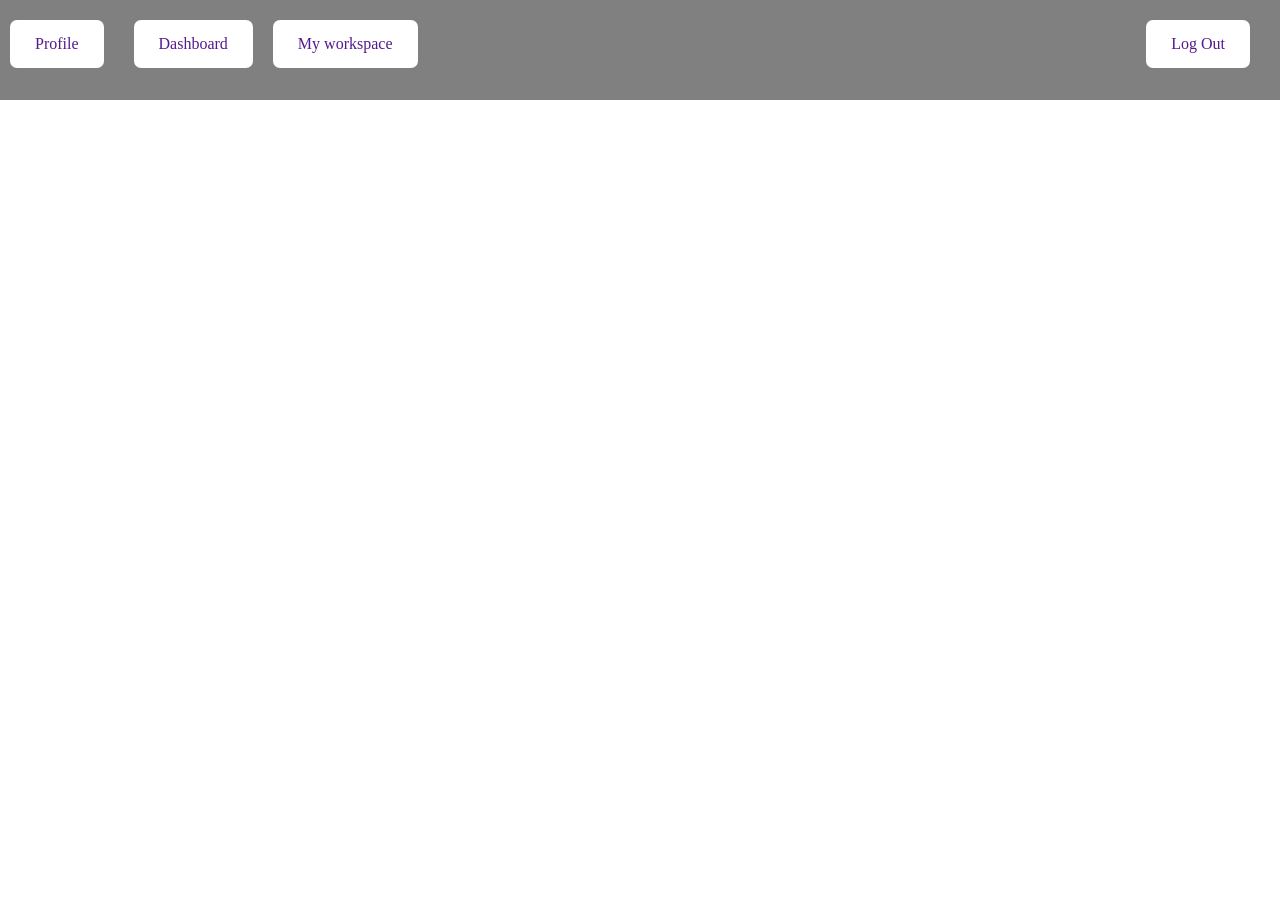
<file: index.html>
<!DOCTYPE html>
<html lang="en">
<head>
    <meta charset="UTF-8">
    <link rel="stylesheet" href="style.css">
    <meta name="viewport" content="width=device-width, initial-scale=1.0">
    <title>Document</title>
</head>
<body>
    <div class="navbar">
        <div class="inner-nav1">
            <label class="container">
            <a href="" class="profile">Profile</a>
            </label>
            <label class="container">
            <a href="" class="dashboard">Dashboard</a>
            </label>
             <label class="container">
            <a href="" class="workspace">My workspace</a>
            </label>


        </div>
        <div class="inner-nav2">
            <label class="container">
               <a href="" class="logout">Log Out</a>
            </label>

        </div>
    </div>
    <div class="main">

    </div>
    <div class="footer">

    </div>
</body>
</html>
</file>
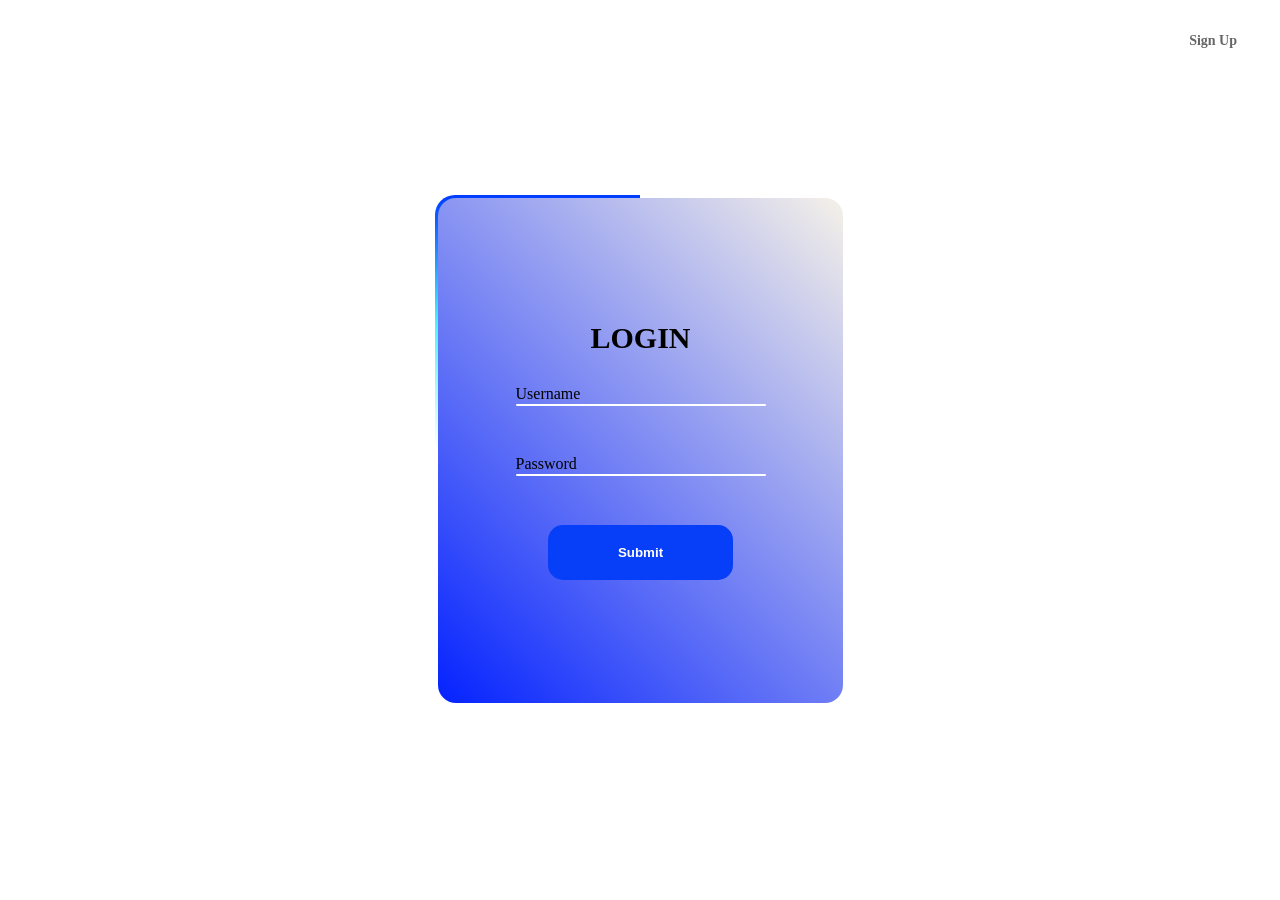
<file: login.html>
<!DOCTYPE html>
<html lang="en">
<head>
    <link rel="stylesheet" href="signupstyle.css">
    <meta charset="UTF-8">
    <meta name="viewport" content="width=device-width, initial-scale=1.0">
    <title>Document</title>
</head>
<body>
   <video autoplay muted loop playsinline class="back-video" id="myvideo">
    <source src="backgroundvid.mp4" type="video/mp4">
    Your browser does not support HTML5 video.
  </video>

  <a href="signup.html" class="link">Sign Up</a>


    <div class="out">
        
    <form id="inner_box">
        <h2>LOGIN</h2>
        <label class="input-container">
           <span class="i">Username</span>
           <input type="text" class="item" id="username" required>
        </label>
        <label class="input-container">
           <span class="i">Password</span>
           <input type="password" class="item" id="password" required>
       </label>
           <input type="submit" class="submit" value="Submit">
    </label>
    </form>
    </div>
    <script>document.getElementById("myvideo").playbackRate = 0.5;</script>
</body>
</html>
</file>
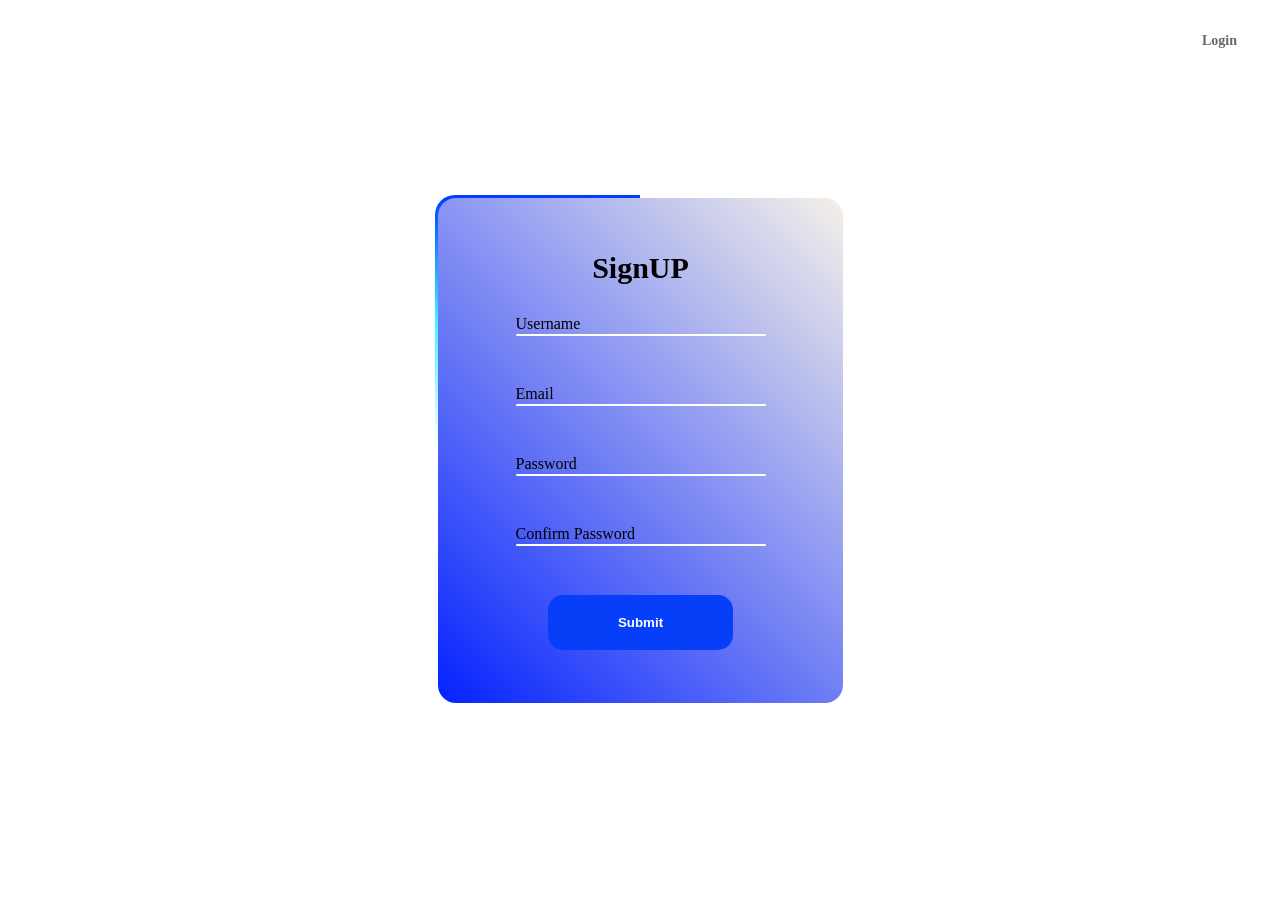
<file: signup.html>
<!DOCTYPE html>
<html lang="en">
<head>
    <link rel="stylesheet" href="signupstyle.css">
    <meta charset="UTF-8">
    <meta name="viewport" content="width=device-width, initial-scale=1.0">
    <title>Document</title>
</head>
<body>
   <video autoplay muted loop playsinline class="back-video" id="myvideo">
    <source src="backgroundvid.mp4" type="video/mp4">
    Your browser does not support HTML5 video.
  </video>

  <a href="login.html" class="link">Login</a>


    <div class="out" id="signup-view">
    <form id="inner_box">
        <h2>SignUP</h2>
        <label class="input-container">
           <span class="i">Username</span>
           <input type="text" class="item" id="username" required>
        </label>
        <label class="input-container">
           <span class="i">Email</span>
           <input type="text" class="item" id="email" required>
        </label>
        <label class="input-container">
           <span class="i">Password</span>
           <input type="password" class="item" id="password" required>
       </label>
        <label class="input-container">
           <span class="i">Confirm Password</span>
           <input type="password" class="item" id="confirmPassword" required>
        </label>
           <input type="submit" class="submit" value="Submit">
    </label>
    </form>
    </div>

    <div class="out-plain" id="otp-view" style="display: none;">
      <form id="otp_box">
        <h2>Verify Email</h2>
        <p id="otp-msg" style="color:white; font-size:13px; text-align:center;"></p>
        <label class="input-container">
           <span class="i">Enter OTP</span>
           <input type="text" class="item" id="otpInput" required>
        </label>
        <input type="submit" class="submit" value="Verify">
      </form>
    </div>
    <script src="script.js"></script>
</body>
</html>
</file>
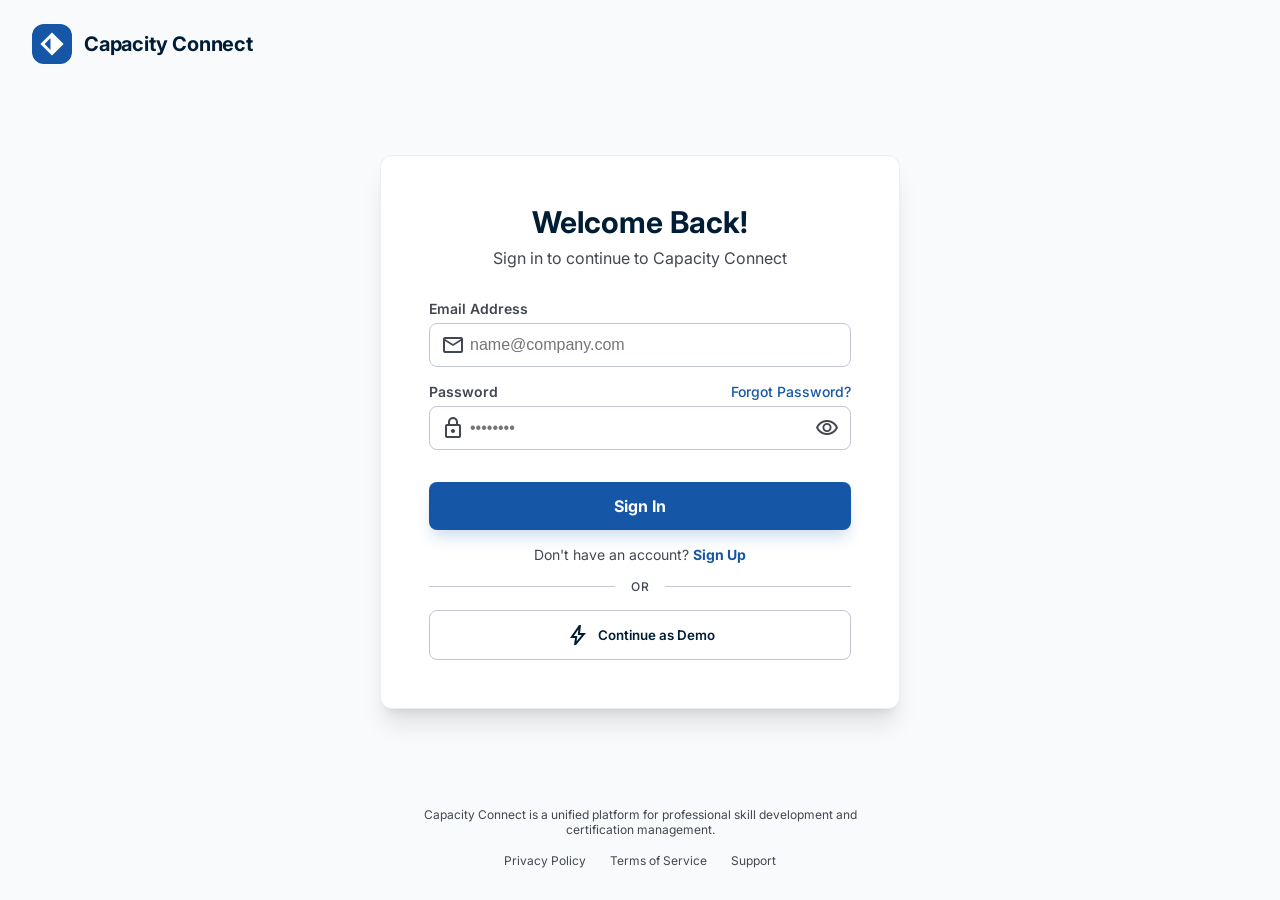
<file: src/frontend/login/login.html>
<!doctype html>

<html lang="en">
  <head>
    <meta charset="utf-8" />
    <meta content="width=device-width, initial-scale=1.0" name="viewport" />
    <title>Login | Capacity Connect</title>
    <link
      href="https://fonts.googleapis.com/css2?family=Inter:wght@400;500;600;700&amp;display=swap"
      rel="stylesheet"
    />
    <link
      href="https://fonts.googleapis.com/css2?family=Material+Symbols+Outlined:opsz,wght,FILL,GRAD@20..48,100..700,0..1,-50..200&amp;display=swap"
      rel="stylesheet"
    />
    <link rel="stylesheet" href="styles.css" />
  </head>
  <body>
    <!-- Header / Brand Section -->
    <header class="site-header">
      <div class="brand">
        <div class="brand-icon">
          <svg
            fill="none"
            viewbox="0 0 48 48"
            xmlns="http://www.w3.org/2000/svg"
          >
            <g clip-path="url(#clip0_6_330)">
              <path
                clip-rule="evenodd"
                d="M24 0.757355L47.2426 24L24 47.2426L0.757355 24L24 0.757355ZM21 35.7574V12.2426L9.24264 24L21 35.7574Z"
                fill="currentColor"
                fill-rule="evenodd"
              ></path>
            </g>
            <defs>
              <clippath id="clip0_6_330">
                <rect fill="white" height="48" width="48"></rect>
              </clippath>
            </defs>
          </svg>
        </div>
        <h2 class="brand-title">Capacity Connect</h2>
      </div>
    </header>

    <main class="auth-main">
      <!-- Auth Card -->
      <div class="auth-card">
        <div class="auth-card-inner">
          <div class="auth-header">
            <h1 class="auth-title">Welcome Back!</h1>
            <p class="auth-subtitle">Sign in to continue to Capacity Connect</p>
          </div>

          <form id="login-form">
            <!-- Role Selection
            <div>
              <span class="role-select-label">Select your role</span>
              <div class="role-grid">
                <!Trainee
                <label class="role-card">
                  <input checked="" class="sr-only" name="role" type="radio" value="trainee" />
                  <div class="role-card-content">
                    <span class="material-symbols-outlined role-icon" data-icon="school">school</span>
                    <h3 class="role-title">Trainee</h3>
                    <p class="role-desc">Learn and develop skills</p>
                  </div>
                </label>
                <! Trainer -->
                <!-- <label class="role-card">
                  <input class="sr-only" name="role" type="radio" value="trainer" />
                  <div class="role-card-content">
                    <span class="material-symbols-outlined role-icon" data-icon="supervisor_account">supervisor_account</span>
                    <h3 class="role-title">Trainer</h3>
                    <p class="role-desc">Teach and manage courses</p>
                  </div>
                </label> -->
                <!-- Admin -->
                <!-- <label class="role-card">
                <input class="sr-only" name="role" type="radio" value="admin"/>
                <div class="role-card-content">
                <span class="material-symbols-outlined role-icon" data-icon="settings">settings</span>
                <h3 class="role-title">Admin</h3>
                <p class="role-desc">Manage the platform</p>
                </div>
                </label> -->
              <!-- </div>
            </div> --> 

            <!-- Input Fields -->
            <div class="field-group">
              <div class="field">
                <label class="field-label" for="email">Email Address</label>
                <div class="input-wrapper">
                  <div class="input-icon-left">
                    <span class="material-symbols-outlined" data-icon="mail">mail</span>
                  </div>
                  <input
                    class="text-input"
                    id="email"
                    placeholder="name@company.com"
                    required=""
                    type="email"
                  />
                </div>
              </div>

              <div class="field">
                <div class="field-header">
                  <label class="field-label" for="password">Password</label>
                  <a class="forgot-link" href="#">Forgot Password?</a>
                </div>
                <div class="input-wrapper">
                  <div class="input-icon-left">
                    <span class="material-symbols-outlined" data-icon="lock">lock</span>
                  </div>
                  <input
                    class="text-input has-toggle"
                    id="password"
                    placeholder="••••••••"
                    required=""
                    type="password"
                  />
                  <button class="toggle-password" type="button">
                    <span class="material-symbols-outlined" data-icon="visibility">visibility</span>
                  </button>
                </div>
              </div>
            </div>

            <!-- Actions -->
            <div class="actions">
              <button class="btn-primary" type="submit">Sign In</button>

              <div class="signup-row">
                <p class="signup-text">
                  Don't have an account?
                  <a class="signup-link" href="../signup/signup.html">Sign Up</a>
                </p>

                <div class="divider">
                  <div class="divider-line"></div>
                  <span class="divider-text">or</span>
                  <div class="divider-line"></div>
                </div>

                <button class="btn-secondary" type="button">
                  <span class="material-symbols-outlined" data-icon="bolt">bolt</span>
                  Continue as Demo
                </button>
              </div>
            </div>
          </form>
        </div>
      </div>
    </main>

    <!-- Footer -->
    <footer class="site-footer">
      <p class="footer-text">
        Capacity Connect is a unified platform for professional skill
        development and certification management.
      </p>
      <div class="footer-links">
        <a href="#">Privacy Policy</a>
        <a href="#">Terms of Service</a>
        <a href="#">Support</a>
      </div>
    </footer>

    <script src="loginscript.js">
      // Role selection UI parity
      const roleInputs = document.querySelectorAll('input[name="role"]');
      roleInputs.forEach((input) => {
        input.addEventListener("change", (e) => {
          if (e.target.checked) {
            // no-op: styling handled purely via :checked + .role-card-content in CSS
          }
        });
      });

      // Demo form submission
      document.getElementById("login-form").addEventListener("submit", (e) => {
        e.preventDefault();
        const btn = e.target.querySelector('button[type="submit"]');
        const originalText = btn.innerHTML;
        btn.innerHTML =
          '<span class="material-symbols-outlined animate-spin" data-icon="progress_activity">progress_activity</span> Signing in...';
        btn.disabled = true;

        setTimeout(() => {
          btn.innerHTML = originalText;
          btn.disabled = false;
          alert("Sign in logic would trigger here.");
        }, 1500);
      });
    </script>
  </body>
</html>
</file>
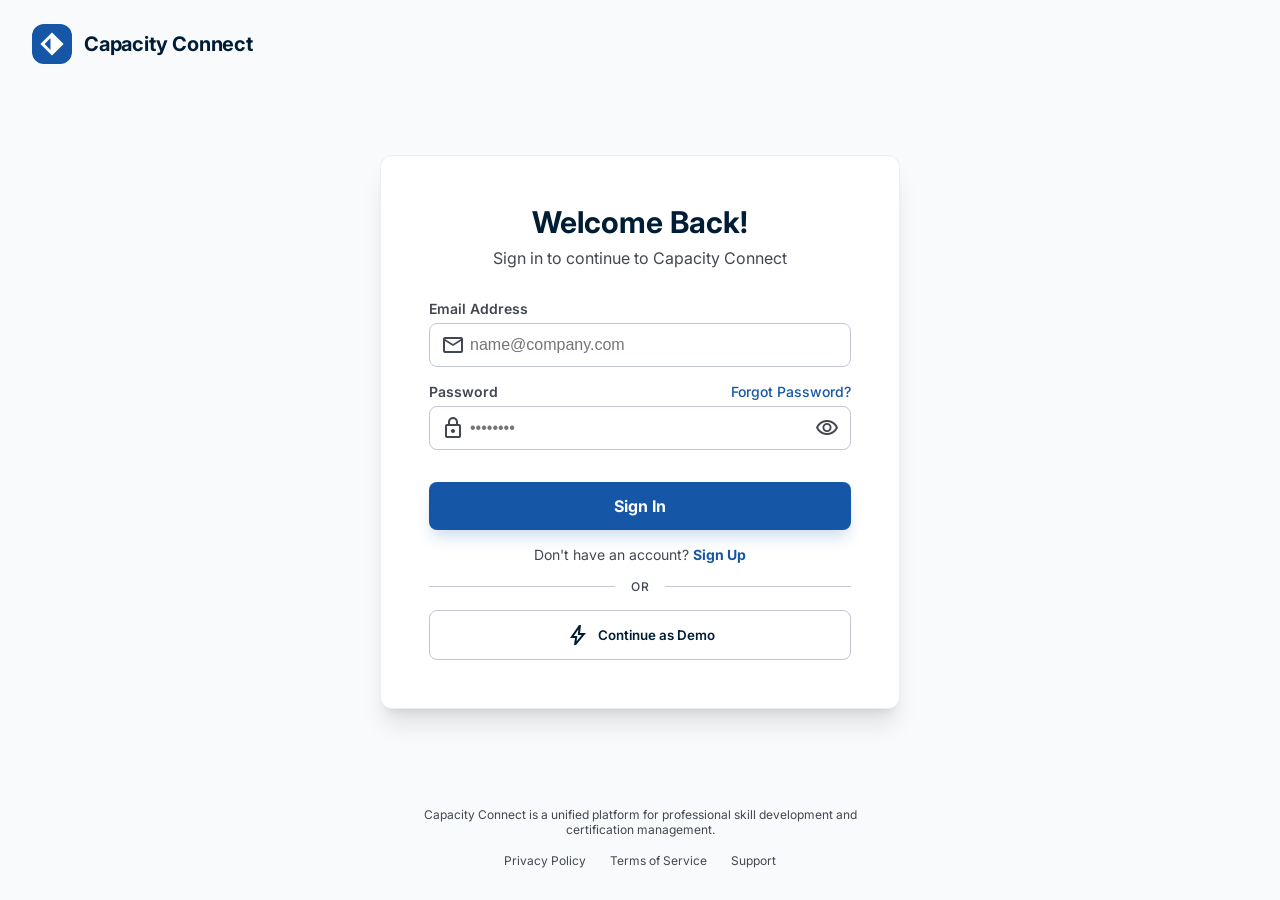
<file: src/frontend/signup-login/login.html>
<!doctype html>

<html lang="en">
  <head>
    <meta charset="utf-8" />
    <meta content="width=device-width, initial-scale=1.0" name="viewport" />
    <title>Login | Capacity Connect</title>
    <link
      href="https://fonts.googleapis.com/css2?family=Inter:wght@400;500;600;700&amp;display=swap"
      rel="stylesheet"
    />
    <link
      href="https://fonts.googleapis.com/css2?family=Material+Symbols+Outlined:opsz,wght,FILL,GRAD@20..48,100..700,0..1,-50..200&amp;display=swap"
      rel="stylesheet"
    />
    <link rel="stylesheet" href="styles.css" />
  </head>
  <body>
    <!-- Header / Brand Section -->
    <header class="site-header">
      <div class="brand">
        <div class="brand-icon">
          <svg
            fill="none"
            viewbox="0 0 48 48"
            xmlns="http://www.w3.org/2000/svg"
          >
            <g clip-path="url(#clip0_6_330)">
              <path
                clip-rule="evenodd"
                d="M24 0.757355L47.2426 24L24 47.2426L0.757355 24L24 0.757355ZM21 35.7574V12.2426L9.24264 24L21 35.7574Z"
                fill="currentColor"
                fill-rule="evenodd"
              ></path>
            </g>
            <defs>
              <clippath id="clip0_6_330">
                <rect fill="white" height="48" width="48"></rect>
              </clippath>
            </defs>
          </svg>
        </div>
        <h2 class="brand-title">Capacity Connect</h2>
      </div>
    </header>

    <main class="auth-main">
      <!-- Auth Card -->
      <div class="auth-card">
        <div class="auth-card-inner">
          <div class="auth-header">
            <h1 class="auth-title">Welcome Back!</h1>
            <p class="auth-subtitle">Sign in to continue to Capacity Connect</p>
          </div>

          <form id="login-form">
            <!-- Role Selection
            <div>
              <span class="role-select-label">Select your role</span>
              <div class="role-grid">
                <!Trainee
                <label class="role-card">
                  <input checked="" class="sr-only" name="role" type="radio" value="trainee" />
                  <div class="role-card-content">
                    <span class="material-symbols-outlined role-icon" data-icon="school">school</span>
                    <h3 class="role-title">Trainee</h3>
                    <p class="role-desc">Learn and develop skills</p>
                  </div>
                </label>
                <! Trainer -->
                <!-- <label class="role-card">
                  <input class="sr-only" name="role" type="radio" value="trainer" />
                  <div class="role-card-content">
                    <span class="material-symbols-outlined role-icon" data-icon="supervisor_account">supervisor_account</span>
                    <h3 class="role-title">Trainer</h3>
                    <p class="role-desc">Teach and manage courses</p>
                  </div>
                </label> -->
                <!-- Admin -->
                <!-- <label class="role-card">
                <input class="sr-only" name="role" type="radio" value="admin"/>
                <div class="role-card-content">
                <span class="material-symbols-outlined role-icon" data-icon="settings">settings</span>
                <h3 class="role-title">Admin</h3>
                <p class="role-desc">Manage the platform</p>
                </div>
                </label> -->
              <!-- </div>
            </div> --> 

            <!-- Input Fields -->
            <div class="field-group">
              <div class="field">
                <label class="field-label" for="email">Email Address</label>
                <div class="input-wrapper">
                  <div class="input-icon-left">
                    <span class="material-symbols-outlined" data-icon="mail">mail</span>
                  </div>
                  <input
                    class="text-input"
                    id="email"
                    placeholder="name@company.com"
                    required=""
                    type="email"
                  />
                </div>
              </div>

              <div class="field">
                <div class="field-header">
                  <label class="field-label" for="password">Password</label>
                  <a class="forgot-link" href="#">Forgot Password?</a>
                </div>
                <div class="input-wrapper">
                  <div class="input-icon-left">
                    <span class="material-symbols-outlined" data-icon="lock">lock</span>
                  </div>
                  <input
                    class="text-input has-toggle"
                    id="password"
                    placeholder="••••••••"
                    required=""
                    type="password"
                  />
                  <button class="toggle-password" type="button">
                    <span class="material-symbols-outlined" data-icon="visibility">visibility</span>
                  </button>
                </div>
              </div>
            </div>

            <!-- Actions -->
            <div class="actions">
              <button class="btn-primary" type="submit">Sign In</button>

              <div class="signup-row">
                <p class="signup-text">
                  Don't have an account?
                  <a class="signup-link" href="signup.html">Sign Up</a>
                </p>

                <div class="divider">
                  <div class="divider-line"></div>
                  <span class="divider-text">or</span>
                  <div class="divider-line"></div>
                </div>

                <button class="btn-secondary" type="button">
                  <span class="material-symbols-outlined" data-icon="bolt">bolt</span>
                  Continue as Demo
                </button>
              </div>
            </div>
          </form>
        </div>
      </div>
    </main>

    <!-- Footer -->
    <footer class="site-footer">
      <p class="footer-text">
        Capacity Connect is a unified platform for professional skill
        development and certification management.
      </p>
      <div class="footer-links">
        <a href="#">Privacy Policy</a>
        <a href="#">Terms of Service</a>
        <a href="#">Support</a>
      </div>
    </footer>

    <script src="loginscript.js">
      // Role selection UI parity
      const roleInputs = document.querySelectorAll('input[name="role"]');
      roleInputs.forEach((input) => {
        input.addEventListener("change", (e) => {
          if (e.target.checked) {
            // no-op: styling handled purely via :checked + .role-card-content in CSS
          }
        });
      });

      // Demo form submission
      document.getElementById("login-form").addEventListener("submit", (e) => {
        e.preventDefault();
        const btn = e.target.querySelector('button[type="submit"]');
        const originalText = btn.innerHTML;
        btn.innerHTML =
          '<span class="material-symbols-outlined animate-spin" data-icon="progress_activity">progress_activity</span> Signing in...';
        btn.disabled = true;

        setTimeout(() => {
          btn.innerHTML = originalText;
          btn.disabled = false;
          alert("Sign in logic would trigger here.");
        }, 1500);
      });
    </script>
  </body>
</html>
</file>
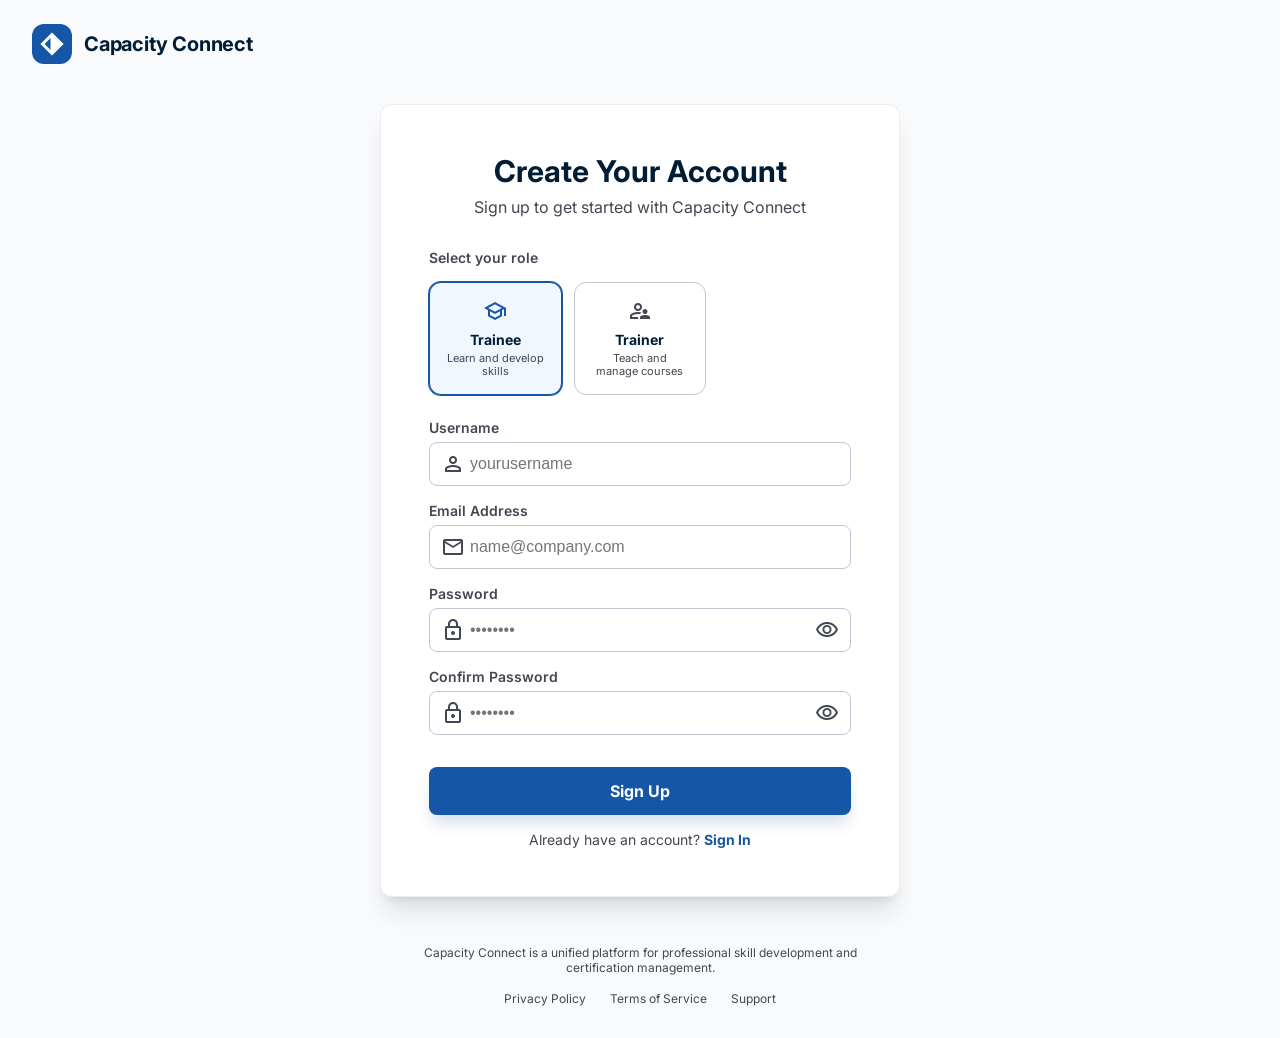
<file: src/frontend/signup-login/signup.html>
<!doctype html>
<html lang="en">
  <head>
    <meta charset="utf-8" />
    <meta content="width=device-width, initial-scale=1.0" name="viewport" />
    <title>Sign Up | Capacity Connect</title>
    <link
      href="https://fonts.googleapis.com/css2?family=Inter:wght@400;500;600;700&amp;display=swap"
      rel="stylesheet"
    />
    <link
      href="https://fonts.googleapis.com/css2?family=Material+Symbols+Outlined:opsz,wght,FILL,GRAD@20..48,100..700,0..1,-50..200&amp;display=swap"
      rel="stylesheet"
    />
    <link rel="stylesheet" href="styles.css" />
  </head>
  <body>
    <!-- Header / Brand Section -->
    <header class="site-header">
      <div class="brand">
        <div class="brand-icon">
          <svg fill="none" viewbox="0 0 48 48" xmlns="http://www.w3.org/2000/svg">
            <g clip-path="url(#clip0_6_330)">
              <path
                clip-rule="evenodd"
                d="M24 0.757355L47.2426 24L24 47.2426L0.757355 24L24 0.757355ZM21 35.7574V12.2426L9.24264 24L21 35.7574Z"
                fill="currentColor"
                fill-rule="evenodd"
              ></path>
            </g>
            <defs>
              <clippath id="clip0_6_330">
                <rect fill="white" height="48" width="48"></rect>
              </clippath>
            </defs>
          </svg>
        </div>
        <h2 class="brand-title">Capacity Connect</h2>
      </div>
    </header>

    <main class="auth-main">
      <!-- Auth Card -->
      <div class="auth-card">
        <div class="auth-card-inner">

          <!-- ===================== SIGNUP VIEW ===================== -->
          <div id="signup-view">
            <div class="auth-header">
              <h1 class="auth-title">Create Your Account</h1>
              <p class="auth-subtitle">Sign up to get started with Capacity Connect</p>
            </div>

            <form id="signup_box">
              <!-- Role Selection -->
              <div>
                <span class="role-select-label">Select your role</span>
                <div class="role-grid">
                  <!-- Trainee -->
                  <label class="role-card">
                    <input checked class="sr-only" name="role" type="radio" value="trainee" />
                    <div class="role-card-content">
                      <span class="material-symbols-outlined role-icon" data-icon="school">school</span>
                      <h3 class="role-title">Trainee</h3>
                      <p class="role-desc">Learn and develop skills</p>
                    </div>
                  </label>
                  <!-- Trainer -->
                  <label class="role-card">
                    <input class="sr-only" name="role" type="radio" value="trainer" />
                    <div class="role-card-content">
                      <span class="material-symbols-outlined role-icon" data-icon="supervisor_account">supervisor_account</span>
                      <h3 class="role-title">Trainer</h3>
                      <p class="role-desc">Teach and manage courses</p>
                    </div>
                  </label>
                </div>
              </div>

              <!-- Input Fields -->
              <div class="field-group">
                <div class="field">
                  <label class="field-label" for="username">Username</label>
                  <div class="input-wrapper">
                    <div class="input-icon-left">
                      <span class="material-symbols-outlined" data-icon="person">person</span>
                    </div>
                    <input class="text-input" id="username" placeholder="yourusername" required type="text" />
                  </div>
                </div>

                <div class="field">
                  <label class="field-label" for="email">Email Address</label>
                  <div class="input-wrapper">
                    <div class="input-icon-left">
                      <span class="material-symbols-outlined" data-icon="mail">mail</span>
                    </div>
                    <input class="text-input" id="email" placeholder="name@company.com" required type="email" />
                  </div>
                </div>

                <div class="field">
                  <label class="field-label" for="password">Password</label>
                  <div class="input-wrapper">
                    <div class="input-icon-left">
                      <span class="material-symbols-outlined" data-icon="lock">lock</span>
                    </div>
                    <input class="text-input has-toggle" id="password" placeholder="••••••••" required type="password" />
                    <button class="toggle-password" type="button">
                      <span class="material-symbols-outlined" data-icon="visibility">visibility</span>
                    </button>
                  </div>
                </div>

                <div class="field">
                  <label class="field-label" for="confirmPassword">Confirm Password</label>
                  <div class="input-wrapper">
                    <div class="input-icon-left">
                      <span class="material-symbols-outlined" data-icon="lock">lock</span>
                    </div>
                    <input class="text-input has-toggle" id="confirmPassword" placeholder="••••••••" required type="password" />
                    <button class="toggle-password" type="button">
                      <span class="material-symbols-outlined" data-icon="visibility">visibility</span>
                    </button>
                  </div>
                </div>
              </div>

              <!-- Actions -->
              <div class="actions">
                <button class="btn-primary" type="submit">Sign Up</button>

                <div class="signup-row">
                  <p class="signup-text">
                    Already have an account?
                    <a class="signup-link" href="login.html">Sign In</a>
                  </p>
                </div>
              </div>
            </form>
          </div>

          <!-- ===================== OTP VIEW ===================== -->
          <div id="otp-view" style="display: none;">
            <div class="auth-header">
              <h1 class="auth-title">Verify Your Email</h1>
              <p class="auth-subtitle">Enter the OTP sent to your email</p>
            </div>

            <form id="otp_form">
              <div class="field-group">
                <div class="field">
                  <label class="field-label" for="otpInput">OTP Code</label>
                  <div class="input-wrapper">
                    <div class="input-icon-left">
                      <span class="material-symbols-outlined" data-icon="pin">pin</span>
                    </div>
                    <input class="text-input" id="otpInput" placeholder="123456" required type="text" />
                  </div>
                </div>
              </div>

              <div class="actions">
                <button class="btn-primary" type="submit">Verify</button>
              </div>
            </form>
          </div>

        </div>
      </div>
    </main>

    <!-- Footer -->
    <footer class="site-footer">
      <p class="footer-text">
        Capacity Connect is a unified platform for professional skill
        development and certification management.
      </p>
      <div class="footer-links">
        <a href="#">Privacy Policy</a>
        <a href="#">Terms of Service</a>
        <a href="#">Support</a>
      </div>
    </footer>

    <script src="script.js"></script>
  </body>
</html>
</file>
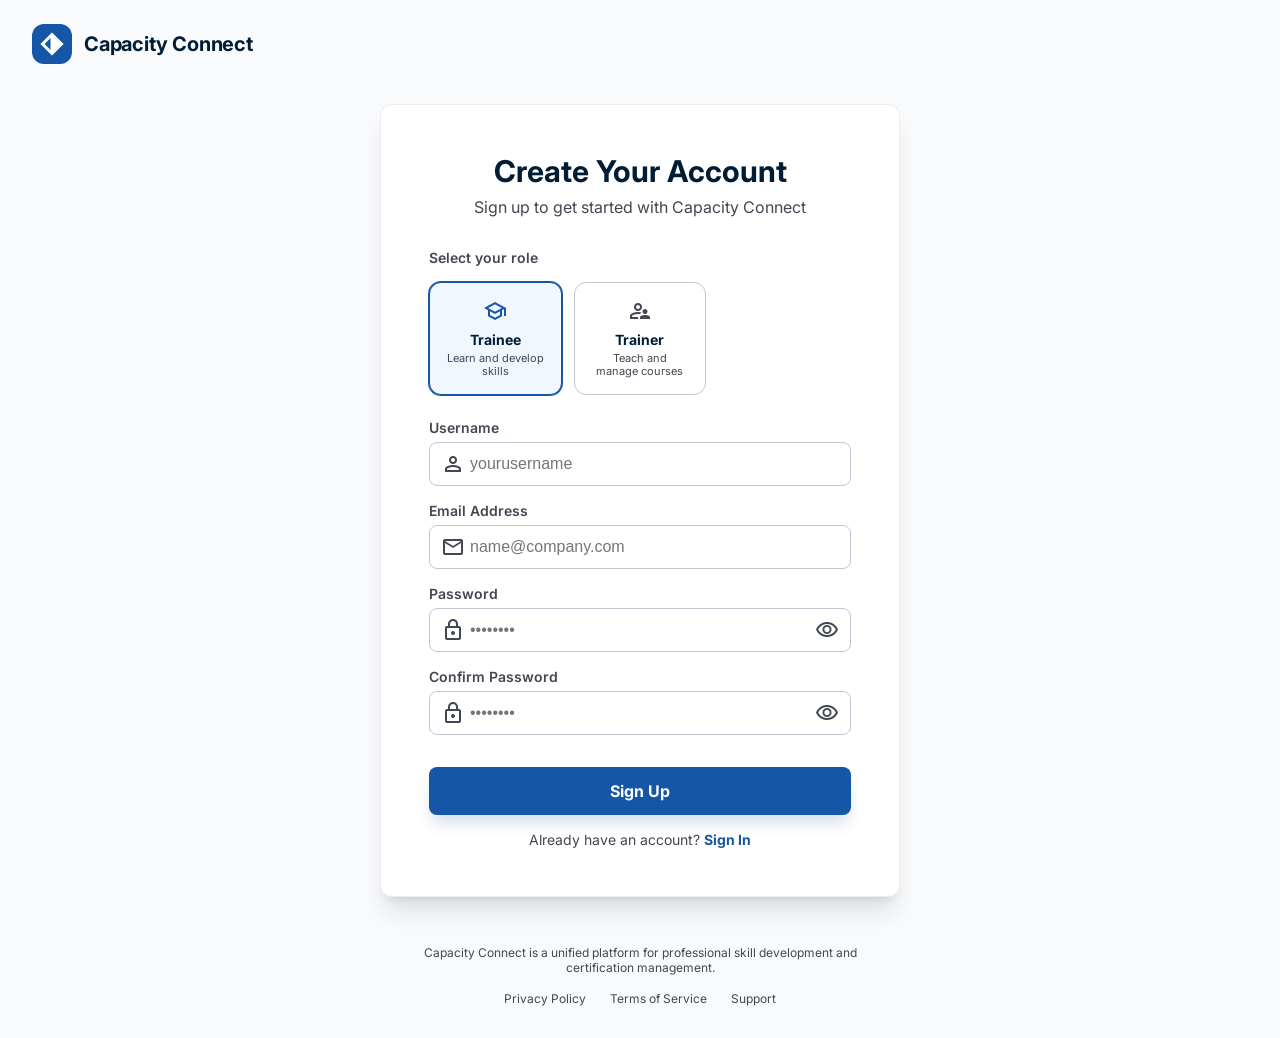
<file: src/frontend/signup/signup.html>
<!doctype html>
<html lang="en">
  <head>
    <meta charset="utf-8" />
    <meta content="width=device-width, initial-scale=1.0" name="viewport" />
    <title>Sign Up | Capacity Connect</title>
    <link
      href="https://fonts.googleapis.com/css2?family=Inter:wght@400;500;600;700&amp;display=swap"
      rel="stylesheet"
    />
    <link
      href="https://fonts.googleapis.com/css2?family=Material+Symbols+Outlined:opsz,wght,FILL,GRAD@20..48,100..700,0..1,-50..200&amp;display=swap"
      rel="stylesheet"
    />
    <link rel="stylesheet" href="styles.css" />
  </head>
  <body>
    <!-- Header / Brand Section -->
    <header class="site-header">
      <div class="brand">
        <div class="brand-icon">
          <svg fill="none" viewbox="0 0 48 48" xmlns="http://www.w3.org/2000/svg">
            <g clip-path="url(#clip0_6_330)">
              <path
                clip-rule="evenodd"
                d="M24 0.757355L47.2426 24L24 47.2426L0.757355 24L24 0.757355ZM21 35.7574V12.2426L9.24264 24L21 35.7574Z"
                fill="currentColor"
                fill-rule="evenodd"
              ></path>
            </g>
            <defs>
              <clippath id="clip0_6_330">
                <rect fill="white" height="48" width="48"></rect>
              </clippath>
            </defs>
          </svg>
        </div>
        <h2 class="brand-title">Capacity Connect</h2>
      </div>
    </header>

    <main class="auth-main">
      <!-- Auth Card -->
      <div class="auth-card">
        <div class="auth-card-inner">

          <!-- ===================== SIGNUP VIEW ===================== -->
          <div id="signup-view">
            <div class="auth-header">
              <h1 class="auth-title">Create Your Account</h1>
              <p class="auth-subtitle">Sign up to get started with Capacity Connect</p>
            </div>

            <form id="signup_box">
              <!-- Role Selection -->
              <div>
                <span class="role-select-label">Select your role</span>
                <div class="role-grid">
                  <!-- Trainee -->
                  <label class="role-card">
                    <input checked class="sr-only" name="role" type="radio" value="trainee" />
                    <div class="role-card-content">
                      <span class="material-symbols-outlined role-icon" data-icon="school">school</span>
                      <h3 class="role-title">Trainee</h3>
                      <p class="role-desc">Learn and develop skills</p>
                    </div>
                  </label>
                  <!-- Trainer -->
                  <label class="role-card">
                    <input class="sr-only" name="role" type="radio" value="trainer" />
                    <div class="role-card-content">
                      <span class="material-symbols-outlined role-icon" data-icon="supervisor_account">supervisor_account</span>
                      <h3 class="role-title">Trainer</h3>
                      <p class="role-desc">Teach and manage courses</p>
                    </div>
                  </label>
                </div>
              </div>

              <!-- Input Fields -->
              <div class="field-group">
                <div class="field">
                  <label class="field-label" for="username">Username</label>
                  <div class="input-wrapper">
                    <div class="input-icon-left">
                      <span class="material-symbols-outlined" data-icon="person">person</span>
                    </div>
                    <input class="text-input" id="username" placeholder="yourusername" required type="text" />
                  </div>
                </div>

                <div class="field">
                  <label class="field-label" for="email">Email Address</label>
                  <div class="input-wrapper">
                    <div class="input-icon-left">
                      <span class="material-symbols-outlined" data-icon="mail">mail</span>
                    </div>
                    <input class="text-input" id="email" placeholder="name@company.com" required type="email" />
                  </div>
                </div>

                <div class="field">
                  <label class="field-label" for="password">Password</label>
                  <div class="input-wrapper">
                    <div class="input-icon-left">
                      <span class="material-symbols-outlined" data-icon="lock">lock</span>
                    </div>
                    <input class="text-input has-toggle" id="password" placeholder="••••••••" required type="password" />
                    <button class="toggle-password" type="button">
                      <span class="material-symbols-outlined" data-icon="visibility">visibility</span>
                    </button>
                  </div>
                </div>

                <div class="field">
                  <label class="field-label" for="confirmPassword">Confirm Password</label>
                  <div class="input-wrapper">
                    <div class="input-icon-left">
                      <span class="material-symbols-outlined" data-icon="lock">lock</span>
                    </div>
                    <input class="text-input has-toggle" id="confirmPassword" placeholder="••••••••" required type="password" />
                    <button class="toggle-password" type="button">
                      <span class="material-symbols-outlined" data-icon="visibility">visibility</span>
                    </button>
                  </div>
                </div>
              </div>

              <!-- Actions -->
              <div class="actions">
                <button class="btn-primary" type="submit">Sign Up</button>

                <div class="signup-row">
                  <p class="signup-text">
                    Already have an account?
                    <a class="signup-link" href="../login/login.html">Sign In</a>
                  </p>
                </div>
              </div>
            </form>
          </div>

          <!-- ===================== OTP VIEW ===================== -->
          <div id="otp-view" style="display: none;">
            <div class="auth-header">
              <h1 class="auth-title">Verify Your Email</h1>
              <p class="auth-subtitle">Enter the OTP sent to your email</p>
            </div>

            <form id="otp_form">
              <div class="field-group">
                <div class="field">
                  <label class="field-label" for="otpInput">OTP Code</label>
                  <div class="input-wrapper">
                    <div class="input-icon-left">
                      <span class="material-symbols-outlined" data-icon="pin">pin</span>
                    </div>
                    <input class="text-input" id="otpInput" placeholder="123456" required type="text" />
                  </div>
                </div>
              </div>

              <div class="actions">
                <button class="btn-primary" type="submit">Verify</button>
              </div>
            </form>
          </div>

        </div>
      </div>
    </main>

    <!-- Footer -->
    <footer class="site-footer">
      <p class="footer-text">
        Capacity Connect is a unified platform for professional skill
        development and certification management.
      </p>
      <div class="footer-links">
        <a href="#">Privacy Policy</a>
        <a href="#">Terms of Service</a>
        <a href="#">Support</a>
      </div>
    </footer>

    <script src="script.js"></script>
  </body>
</html>
</file>
<file: style.css>
* 
{
    margin: 0px;
    padding: 0px;
}


body
{
    height: 100vh;
}

.navbar
{
    height: 100px;
    width: 100%;
    background-color: gray;
    display: flex;

    
}

.inner-nav1 {
    width: 50%;
    display: flex;
}

.inner-nav2 {
    width: 50%;
    display: flex;
    justify-content: right;
}
.profile 
{
    text-decoration: none;
    display: inline-block;
    padding: 15px 25px;
    margin-top: 20px;
    margin-left: 10px;
    border-radius: 7px;
    background: white;
}

.dashboard
{
    text-decoration: none;
    display: inline-block;
    padding: 15px 25px;
    margin-top: 20px;
    margin-left: 30px;
    border-radius: 7px;
    background: white;
}

.workspace
{
    text-decoration: none;
    display: inline-block;
    padding: 15px 25px;
    margin-top: 20px;
    margin-left: 20px;
    border-radius: 7px;
    background: white;
}

.logout
{
    text-decoration: none;
    display: inline-block;
    padding: 15px 25px;
    margin-top: 20px;
    margin-right: 30px;
    border-radius: 7px;
    background: white;
}
</file>
<file: signupstyle.css>
*
{
    margin: 0px;
    padding: 0px;
}

body {
    display: flex;
    justify-content: center;
    align-items: center;
    height: 100vh;

    
}

/* body::before {
  content: '';
  position: fixed;
  top: 0;
  left: 0;
  width: 100vw;
  height: 100vh;
  background-image: url("maxresdefault.jpg");
  background-size: cover;
  background-position: center;
  background-repeat: no-repeat;
  filter: blur(10px);
  transform: scale(1.05);
  z-index: -1;
} */

.back-video {
  position: fixed;
  right: 0;
  bottom: 0;
  min-width: 100%;
  min-height: 100%;
  width: 100%;
  height: 100%;
  object-fit: cover;
  z-index: -1;
  filter: blur(7px);

}

.out {
  width: 410px;
  height: 510px;
  position: relative;
  border-radius: 20px;
  overflow: hidden;
}

.out-plain {
  width: 410px;
  height: 510px;
  position: relative;
  border-radius: 20px;
  overflow: hidden;
  background: linear-gradient(45deg, #0422ff, #f5f1e8);
}

#otp_box {
  display: flex;
  flex-direction: column;
  gap: 30px;
  justify-content: center;
  align-items: center;
  width: 100%;
  height: 100%;
}

/* Animated border */
.out::before {
  content: "";
  position: absolute;
  width: 100%;
  height: 100%;
  top: -50%;
  left: -50%; 
  background: linear-gradient(
    0deg,
    transparent,
    #45f3ff,
    #003cff,
    #0015ff,
    #1e7cff
  );
  animation: animate 6s linear infinite;
  transform-origin: bottom right;
}


@keyframes animate {
  0% {
    transform: rotate(0deg);
  }

  100% {
    transform: rotate(360deg);
  }
}


h2 {
  font-size: 30px;
}

#inner_box {
  position: relative;
  inset: 3px;
  background: linear-gradient(45deg, #0422ff, #f5f1e8);
  border-radius: 18px;
  /* box-shadow: inset 2px 2px 5px rgba(0, 0, 0, 0.2); */
  display: flex;
  flex-direction: column;
  gap: 30px;
  justify-content: center;
  align-items: center;
  width: 405px;
  height: 505px;
}

.link {
  position: fixed;
  top: 25px;
  right: 25px;
  color: rgb(103, 102, 102);
  font-size: 14px;
  font-weight: 600;
  text-decoration: none;
  background: rgba(255, 255, 255, 0.868);
  padding: 8px 18px;
  border-radius: 12px;
  cursor: pointer;
  z-index: 10;
  backdrop-filter: blur(4px);
}

.link:hover {
  background: aqua;
  color: #063ff7;
  transition: 0.4s;
}

.input-container {
    width: 250px;
    height: 40px;
    position: relative;
    display: flex;
    align-items: center;
    cursor: text;
}

.input-container span {
    position: absolute;
    left: 13x;
    top: 0px;
    transition: transform 0.5s ease, font-size 0.5s ease;
    pointer-events: none;
}

.item {
    width: 250px;
    height: 2px;
    border: none;
    border-radius: 15px;
    transition: height 0.5s ease;
}

.item:focus,
.item:valid,
.item:hover
{
  transition: 1s;
  height: 40px;

}

.input-container:focus-within span,
.input-container:hover span
{
    transform: translateY(-25px);
    font-size: 15px;
}

.input-container:has(.item:valid) span {
    transform: translateY(-25px);
    font-size: 15px;
}

.submit {
  border: none;
  background-color: #063ff7;
  color: white;
  border-radius: 15px;
  cursor: pointer;
  font-weight: 600;

  padding: 20px 70px;
  margin-top: 0px;
}

.submit:hover {
  background-color: aqua;
  transition: 0.7s;
}
</file>
<file: src/frontend/login/styles.css>
/* ---------- Design tokens ---------- */
:root {
  --color-on-surface: #001d35;
  --color-on-surface-variant: #424751;
  --color-on-background: #001d35;
  --color-primary-container: #1557a6;
  --color-outline-variant: #c2c6d3;
  --color-surface-container-low: #eef4ff;
  --color-error: #ba1a1a;

  --radius: 0.25rem;
  --radius-lg: 0.5rem;
  --radius-xl: 0.75rem;
  --radius-full: 9999px;
}

/* ---------- Reset / base ---------- */
* {
  box-sizing: border-box;
}

html,
body {
  height: 100%;
  margin: 0;
}

body {
  font-family: "Inter", sans-serif;
  background-color: #f8fafc;
  display: flex;
  flex-direction: column;
}

a {
  text-decoration: none;
  color: inherit;
}

button {
  font-family: inherit;
  cursor: pointer;
}

.material-symbols-outlined {
  font-family: "Material Symbols Outlined";
  font-weight: normal;
  font-style: normal;
  line-height: 1;
  letter-spacing: normal;
  text-transform: none;
  display: inline-block;
  white-space: nowrap;
  word-wrap: normal;
  direction: ltr;
  -webkit-font-feature-settings: "liga";
  -webkit-font-smoothing: antialiased;
  font-variation-settings:
    "FILL" 0,
    "wght" 400,
    "GRAD" 0,
    "opsz" 24;
}

/* Custom scrollbar */
::-webkit-scrollbar {
  width: 6px;
}
::-webkit-scrollbar-track {
  background: #f1f1f1;
}
::-webkit-scrollbar-thumb {
  background: #d1d5db;
  border-radius: 10px;
}
::-webkit-scrollbar-thumb:hover {
  background: #9ca3af;
}

/* Visually-hidden but accessible (used for the radio inputs) */
.sr-only {
  position: absolute;
  width: 1px;
  height: 1px;
  padding: 0;
  margin: -1px;
  overflow: hidden;
  clip: rect(0, 0, 0, 0);
  white-space: nowrap;
  border: 0;
}

/* ---------- Header / brand ---------- */
.site-header {
  width: 100%;
  padding: 1.5rem 2rem;
  display: flex;
  justify-content: center;
}

.brand {
  display: flex;
  align-items: center;
  gap: 0.75rem;
}

.brand-icon {
  width: 2.5rem;
  height: 2.5rem;
  background-color: var(--color-primary-container);
  border-radius: var(--radius-xl);
  display: flex;
  align-items: center;
  justify-content: center;
  color: #ffffff;
}

.brand-icon svg {
  width: 1.5rem;
  height: 1.5rem;
}

.brand-title {
  color: var(--color-on-background);
  font-size: 1.25rem;
  font-weight: 700;
  line-height: 1.2;
  letter-spacing: -0.01em;
  margin: 0;
}

@media (min-width: 1024px) {
  .site-header {
    justify-content: flex-start;
  }
}

/* ---------- Main / auth card ---------- */
.auth-main {
  flex-grow: 1;
  display: flex;
  align-items: center;
  justify-content: center;
  padding: 1rem;
}

.auth-card {
  width: 100%;
  max-width: 520px;
  background-color: #ffffff;
  border-radius: var(--radius-xl);
  box-shadow: 0 20px 25px -5px rgb(0 0 0 / 0.1), 0 8px 10px -6px rgb(0 0 0 / 0.1);
  border: 1px solid rgb(194 198 211 / 0.3);
  overflow: hidden;
}

.auth-card-inner {
  padding: 2rem;
}

@media (min-width: 768px) {
  .auth-card-inner {
    padding: 3rem;
  }
}

.auth-header {
  text-align: center;
  margin-bottom: 2rem;
}

.auth-title {
  color: var(--color-on-surface);
  font-size: 1.875rem;
  font-weight: 700;
  line-height: 1.2;
  margin: 0 0 0.5rem;
}

.auth-subtitle {
  color: var(--color-on-surface-variant);
  font-size: 1rem;
  margin: 0;
}

form {
  display: flex;
  flex-direction: column;
  gap: 1.5rem;
}

/* ---------- Role selection ---------- */
.role-select-label {
  display: block;
  font-size: 0.875rem;
  font-weight: 600;
  color: var(--color-on-surface-variant);
  margin-bottom: 1rem;
}

.role-grid {
  display: grid;
  grid-template-columns: 1fr;
  gap: 0.75rem;
}

@media (min-width: 768px) {
  .role-grid {
    grid-template-columns: repeat(3, 1fr);
  }
}

.role-card {
  cursor: pointer;
  position: relative;
  display: block;
}

.role-card-content {
  display: flex;
  flex-direction: column;
  align-items: center;
  text-align: center;
  padding: 1rem;
  border-radius: var(--radius-xl);
  border: 1px solid var(--color-outline-variant);
  background-color: #ffffff;
  transition: all 0.15s ease;
}

.role-card:hover .role-card-content {
  border-color: rgb(21 87 166 / 0.5);
}

.role-card input:checked + .role-card-content {
  border-color: #1557a6;
  background-color: #f0f7ff;
  box-shadow: 0 0 0 1px #1557a6;
}

.role-icon {
  color: var(--color-on-surface-variant);
  margin-bottom: 0.5rem;
}

.role-card input:checked + .role-card-content .role-icon {
  color: var(--color-primary-container);
}

.role-title {
  color: var(--color-on-surface);
  font-weight: 700;
  font-size: 0.875rem;
  margin: 0;
}

.role-desc {
  font-size: 11px;
  color: var(--color-on-surface-variant);
  margin: 0.25rem 0 0;
  line-height: 1.2;
}

/* ---------- Form fields ---------- */
.field-group {
  display: flex;
  flex-direction: column;
  gap: 1rem;
}

.field {
  display: flex;
  flex-direction: column;
  gap: 0.375rem;
}

.field-label {
  font-size: 0.875rem;
  font-weight: 600;
  color: var(--color-on-surface-variant);
}

.field-header {
  display: flex;
  justify-content: space-between;
  align-items: center;
}

.forgot-link {
  font-size: 0.875rem;
  font-weight: 500;
  color: var(--color-primary-container);
}

.forgot-link:hover {
  text-decoration: underline;
}

.input-wrapper {
  position: relative;
}

.input-icon-left {
  position: absolute;
  inset: 0 auto 0 0;
  padding-left: 0.75rem;
  display: flex;
  align-items: center;
  pointer-events: none;
  color: var(--color-on-surface-variant);
  font-size: 1.25rem;
}

.text-input {
  display: block;
  width: 100%;
  padding: 0.75rem 0.75rem 0.75rem 2.5rem;
  border: 1px solid var(--color-outline-variant);
  border-radius: var(--radius-lg);
  color: var(--color-on-surface);
  font-size: 1rem;
  transition: border-color 0.15s ease, box-shadow 0.15s ease;
}

.text-input.has-toggle {
  padding-right: 2.5rem;
}

.text-input:focus {
  outline: none;
  border-color: var(--color-primary-container);
  box-shadow: 0 0 0 2px rgb(21 87 166 / 0.2);
}

.toggle-password {
  position: absolute;
  inset: 0 0 0 auto;
  padding-right: 0.75rem;
  display: flex;
  align-items: center;
  background: none;
  border: none;
  color: var(--color-on-surface-variant);
}

.toggle-password:hover {
  color: var(--color-on-surface);
}

/* ---------- Actions ---------- */
.actions {
  display: flex;
  flex-direction: column;
  gap: 1rem;
  padding-top: 0.5rem;
}

.btn-primary {
  width: 100%;
  background-color: var(--color-primary-container);
  color: #ffffff;
  padding: 0.875rem 1rem;
  border: none;
  border-radius: var(--radius-lg);
  font-weight: 700;
  font-size: 1rem;
  box-shadow: 0 10px 15px -3px rgb(21 87 166 / 0.2);
  transition: all 0.1s ease;
}

.btn-primary:hover {
  opacity: 0.9;
}

.btn-primary:active {
  transform: scale(0.98);
}

.btn-primary:disabled {
  cursor: default;
}

.signup-row {
  display: flex;
  flex-direction: column;
  align-items: center;
  gap: 1rem;
}

.signup-text {
  font-size: 0.875rem;
  color: var(--color-on-surface-variant);
  margin: 0;
}

.signup-link {
  color: var(--color-primary-container);
  font-weight: 700;
}

.signup-link:hover {
  text-decoration: underline;
}

.divider {
  display: flex;
  align-items: center;
  width: 100%;
  gap: 1rem;
}

.divider-line {
  height: 1px;
  background-color: var(--color-outline-variant);
  flex-grow: 1;
}

.divider-text {
  font-size: 0.75rem;
  font-weight: 500;
  color: var(--color-on-surface-variant);
  text-transform: uppercase;
  letter-spacing: 0.05em;
}

.btn-secondary {
  width: 100%;
  display: flex;
  align-items: center;
  justify-content: center;
  gap: 0.5rem;
  padding: 0.75rem 1rem;
  border-radius: var(--radius-lg);
  border: 1px solid var(--color-outline-variant);
  background-color: #ffffff;
  color: var(--color-on-surface);
  font-weight: 600;
  transition: background-color 0.15s ease;
}

.btn-secondary:hover {
  background-color: var(--color-surface-container-low);
}

/* ---------- Footer ---------- */
.site-footer {
  width: 100%;
  padding: 2rem 1rem;
  display: flex;
  flex-direction: column;
  align-items: center;
  text-align: center;
}

.footer-text {
  font-size: 0.75rem;
  color: var(--color-on-surface-variant);
  max-width: 28rem;
  margin: 0;
}

.footer-links {
  margin-top: 1rem;
  display: flex;
  gap: 1.5rem;
}

.footer-links a {
  font-size: 0.75rem;
  color: var(--color-on-surface-variant);
  transition: color 0.15s ease;
}

.footer-links a:hover {
  color: var(--color-primary-container);
}

/* ---------- Spinner ---------- */
@keyframes spin {
  from {
    transform: rotate(0deg);
  }
  to {
    transform: rotate(360deg);
  }
}

.animate-spin {
  animation: spin 1s linear infinite;
  display: inline-flex;
}
</file>
<file: src/frontend/signup-login/styles.css>
/* ---------- Design tokens ---------- */
:root {
  --color-on-surface: #001d35;
  --color-on-surface-variant: #424751;
  --color-on-background: #001d35;
  --color-primary-container: #1557a6;
  --color-outline-variant: #c2c6d3;
  --color-surface-container-low: #eef4ff;
  --color-error: #ba1a1a;

  --radius: 0.25rem;
  --radius-lg: 0.5rem;
  --radius-xl: 0.75rem;
  --radius-full: 9999px;
}

/* ---------- Reset / base ---------- */
* {
  box-sizing: border-box;
}

html,
body {
  height: 100%;
  margin: 0;
}

body {
  font-family: "Inter", sans-serif;
  background-color: #f8fafc;
  display: flex;
  flex-direction: column;
}

a {
  text-decoration: none;
  color: inherit;
}

button {
  font-family: inherit;
  cursor: pointer;
}

.material-symbols-outlined {
  font-family: "Material Symbols Outlined";
  font-weight: normal;
  font-style: normal;
  line-height: 1;
  letter-spacing: normal;
  text-transform: none;
  display: inline-block;
  white-space: nowrap;
  word-wrap: normal;
  direction: ltr;
  -webkit-font-feature-settings: "liga";
  -webkit-font-smoothing: antialiased;
  font-variation-settings:
    "FILL" 0,
    "wght" 400,
    "GRAD" 0,
    "opsz" 24;
}

/* Custom scrollbar */
::-webkit-scrollbar {
  width: 6px;
}
::-webkit-scrollbar-track {
  background: #f1f1f1;
}
::-webkit-scrollbar-thumb {
  background: #d1d5db;
  border-radius: 10px;
}
::-webkit-scrollbar-thumb:hover {
  background: #9ca3af;
}

/* Visually-hidden but accessible (used for the radio inputs) */
.sr-only {
  position: absolute;
  width: 1px;
  height: 1px;
  padding: 0;
  margin: -1px;
  overflow: hidden;
  clip: rect(0, 0, 0, 0);
  white-space: nowrap;
  border: 0;
}

/* ---------- Header / brand ---------- */
.site-header {
  width: 100%;
  padding: 1.5rem 2rem;
  display: flex;
  justify-content: center;
}

.brand {
  display: flex;
  align-items: center;
  gap: 0.75rem;
}

.brand-icon {
  width: 2.5rem;
  height: 2.5rem;
  background-color: var(--color-primary-container);
  border-radius: var(--radius-xl);
  display: flex;
  align-items: center;
  justify-content: center;
  color: #ffffff;
}

.brand-icon svg {
  width: 1.5rem;
  height: 1.5rem;
}

.brand-title {
  color: var(--color-on-background);
  font-size: 1.25rem;
  font-weight: 700;
  line-height: 1.2;
  letter-spacing: -0.01em;
  margin: 0;
}

@media (min-width: 1024px) {
  .site-header {
    justify-content: flex-start;
  }
}

/* ---------- Main / auth card ---------- */
.auth-main {
  flex-grow: 1;
  display: flex;
  align-items: center;
  justify-content: center;
  padding: 1rem;
}

.auth-card {
  width: 100%;
  max-width: 520px;
  background-color: #ffffff;
  border-radius: var(--radius-xl);
  box-shadow: 0 20px 25px -5px rgb(0 0 0 / 0.1), 0 8px 10px -6px rgb(0 0 0 / 0.1);
  border: 1px solid rgb(194 198 211 / 0.3);
  overflow: hidden;
}

.auth-card-inner {
  padding: 2rem;
}

@media (min-width: 768px) {
  .auth-card-inner {
    padding: 3rem;
  }
}

.auth-header {
  text-align: center;
  margin-bottom: 2rem;
}

.auth-title {
  color: var(--color-on-surface);
  font-size: 1.875rem;
  font-weight: 700;
  line-height: 1.2;
  margin: 0 0 0.5rem;
}

.auth-subtitle {
  color: var(--color-on-surface-variant);
  font-size: 1rem;
  margin: 0;
}

form {
  display: flex;
  flex-direction: column;
  gap: 1.5rem;
}

/* ---------- Role selection ---------- */
.role-select-label {
  display: block;
  font-size: 0.875rem;
  font-weight: 600;
  color: var(--color-on-surface-variant);
  margin-bottom: 1rem;
}

.role-grid {
  display: grid;
  grid-template-columns: 1fr;
  gap: 0.75rem;
}

@media (min-width: 768px) {
  .role-grid {
    grid-template-columns: repeat(3, 1fr);
  }
}

.role-card {
  cursor: pointer;
  position: relative;
  display: block;
}

.role-card-content {
  display: flex;
  flex-direction: column;
  align-items: center;
  text-align: center;
  padding: 1rem;
  border-radius: var(--radius-xl);
  border: 1px solid var(--color-outline-variant);
  background-color: #ffffff;
  transition: all 0.15s ease;
}

.role-card:hover .role-card-content {
  border-color: rgb(21 87 166 / 0.5);
}

.role-card input:checked + .role-card-content {
  border-color: #1557a6;
  background-color: #f0f7ff;
  box-shadow: 0 0 0 1px #1557a6;
}

.role-icon {
  color: var(--color-on-surface-variant);
  margin-bottom: 0.5rem;
}

.role-card input:checked + .role-card-content .role-icon {
  color: var(--color-primary-container);
}

.role-title {
  color: var(--color-on-surface);
  font-weight: 700;
  font-size: 0.875rem;
  margin: 0;
}

.role-desc {
  font-size: 11px;
  color: var(--color-on-surface-variant);
  margin: 0.25rem 0 0;
  line-height: 1.2;
}

/* ---------- Form fields ---------- */
.field-group {
  display: flex;
  flex-direction: column;
  gap: 1rem;
}

.field {
  display: flex;
  flex-direction: column;
  gap: 0.375rem;
}

.field-label {
  font-size: 0.875rem;
  font-weight: 600;
  color: var(--color-on-surface-variant);
}

.field-header {
  display: flex;
  justify-content: space-between;
  align-items: center;
}

.forgot-link {
  font-size: 0.875rem;
  font-weight: 500;
  color: var(--color-primary-container);
}

.forgot-link:hover {
  text-decoration: underline;
}

.input-wrapper {
  position: relative;
}

.input-icon-left {
  position: absolute;
  inset: 0 auto 0 0;
  padding-left: 0.75rem;
  display: flex;
  align-items: center;
  pointer-events: none;
  color: var(--color-on-surface-variant);
  font-size: 1.25rem;
}

.text-input {
  display: block;
  width: 100%;
  padding: 0.75rem 0.75rem 0.75rem 2.5rem;
  border: 1px solid var(--color-outline-variant);
  border-radius: var(--radius-lg);
  color: var(--color-on-surface);
  font-size: 1rem;
  transition: border-color 0.15s ease, box-shadow 0.15s ease;
}

.text-input.has-toggle {
  padding-right: 2.5rem;
}

.text-input:focus {
  outline: none;
  border-color: var(--color-primary-container);
  box-shadow: 0 0 0 2px rgb(21 87 166 / 0.2);
}

.toggle-password {
  position: absolute;
  inset: 0 0 0 auto;
  padding-right: 0.75rem;
  display: flex;
  align-items: center;
  background: none;
  border: none;
  color: var(--color-on-surface-variant);
}

.toggle-password:hover {
  color: var(--color-on-surface);
}

/* ---------- Actions ---------- */
.actions {
  display: flex;
  flex-direction: column;
  gap: 1rem;
  padding-top: 0.5rem;
}

.btn-primary {
  width: 100%;
  background-color: var(--color-primary-container);
  color: #ffffff;
  padding: 0.875rem 1rem;
  border: none;
  border-radius: var(--radius-lg);
  font-weight: 700;
  font-size: 1rem;
  box-shadow: 0 10px 15px -3px rgb(21 87 166 / 0.2);
  transition: all 0.1s ease;
}

.btn-primary:hover {
  opacity: 0.9;
}

.btn-primary:active {
  transform: scale(0.98);
}

.btn-primary:disabled {
  cursor: default;
}

.signup-row {
  display: flex;
  flex-direction: column;
  align-items: center;
  gap: 1rem;
}

.signup-text {
  font-size: 0.875rem;
  color: var(--color-on-surface-variant);
  margin: 0;
}

.signup-link {
  color: var(--color-primary-container);
  font-weight: 700;
}

.signup-link:hover {
  text-decoration: underline;
}

.divider {
  display: flex;
  align-items: center;
  width: 100%;
  gap: 1rem;
}

.divider-line {
  height: 1px;
  background-color: var(--color-outline-variant);
  flex-grow: 1;
}

.divider-text {
  font-size: 0.75rem;
  font-weight: 500;
  color: var(--color-on-surface-variant);
  text-transform: uppercase;
  letter-spacing: 0.05em;
}

.btn-secondary {
  width: 100%;
  display: flex;
  align-items: center;
  justify-content: center;
  gap: 0.5rem;
  padding: 0.75rem 1rem;
  border-radius: var(--radius-lg);
  border: 1px solid var(--color-outline-variant);
  background-color: #ffffff;
  color: var(--color-on-surface);
  font-weight: 600;
  transition: background-color 0.15s ease;
}

.btn-secondary:hover {
  background-color: var(--color-surface-container-low);
}

/* ---------- Footer ---------- */
.site-footer {
  width: 100%;
  padding: 2rem 1rem;
  display: flex;
  flex-direction: column;
  align-items: center;
  text-align: center;
}

.footer-text {
  font-size: 0.75rem;
  color: var(--color-on-surface-variant);
  max-width: 28rem;
  margin: 0;
}

.footer-links {
  margin-top: 1rem;
  display: flex;
  gap: 1.5rem;
}

.footer-links a {
  font-size: 0.75rem;
  color: var(--color-on-surface-variant);
  transition: color 0.15s ease;
}

.footer-links a:hover {
  color: var(--color-primary-container);
}

/* ---------- Spinner ---------- */
@keyframes spin {
  from {
    transform: rotate(0deg);
  }
  to {
    transform: rotate(360deg);
  }
}

.animate-spin {
  animation: spin 1s linear infinite;
  display: inline-flex;
}
</file>
<file: src/frontend/signup/styles.css>
/* ---------- Design tokens ---------- */
:root {
  --color-on-surface: #001d35;
  --color-on-surface-variant: #424751;
  --color-on-background: #001d35;
  --color-primary-container: #1557a6;
  --color-outline-variant: #c2c6d3;
  --color-surface-container-low: #eef4ff;
  --color-error: #ba1a1a;

  --radius: 0.25rem;
  --radius-lg: 0.5rem;
  --radius-xl: 0.75rem;
  --radius-full: 9999px;
}

/* ---------- Reset / base ---------- */
* {
  box-sizing: border-box;
}

html,
body {
  height: 100%;
  margin: 0;
}

body {
  font-family: "Inter", sans-serif;
  background-color: #f8fafc;
  display: flex;
  flex-direction: column;
}

a {
  text-decoration: none;
  color: inherit;
}

button {
  font-family: inherit;
  cursor: pointer;
}

.material-symbols-outlined {
  font-family: "Material Symbols Outlined";
  font-weight: normal;
  font-style: normal;
  line-height: 1;
  letter-spacing: normal;
  text-transform: none;
  display: inline-block;
  white-space: nowrap;
  word-wrap: normal;
  direction: ltr;
  -webkit-font-feature-settings: "liga";
  -webkit-font-smoothing: antialiased;
  font-variation-settings:
    "FILL" 0,
    "wght" 400,
    "GRAD" 0,
    "opsz" 24;
}

/* Custom scrollbar */
::-webkit-scrollbar {
  width: 6px;
}
::-webkit-scrollbar-track {
  background: #f1f1f1;
}
::-webkit-scrollbar-thumb {
  background: #d1d5db;
  border-radius: 10px;
}
::-webkit-scrollbar-thumb:hover {
  background: #9ca3af;
}

/* Visually-hidden but accessible (used for the radio inputs) */
.sr-only {
  position: absolute;
  width: 1px;
  height: 1px;
  padding: 0;
  margin: -1px;
  overflow: hidden;
  clip: rect(0, 0, 0, 0);
  white-space: nowrap;
  border: 0;
}

/* ---------- Header / brand ---------- */
.site-header {
  width: 100%;
  padding: 1.5rem 2rem;
  display: flex;
  justify-content: center;
}

.brand {
  display: flex;
  align-items: center;
  gap: 0.75rem;
}

.brand-icon {
  width: 2.5rem;
  height: 2.5rem;
  background-color: var(--color-primary-container);
  border-radius: var(--radius-xl);
  display: flex;
  align-items: center;
  justify-content: center;
  color: #ffffff;
}

.brand-icon svg {
  width: 1.5rem;
  height: 1.5rem;
}

.brand-title {
  color: var(--color-on-background);
  font-size: 1.25rem;
  font-weight: 700;
  line-height: 1.2;
  letter-spacing: -0.01em;
  margin: 0;
}

@media (min-width: 1024px) {
  .site-header {
    justify-content: flex-start;
  }
}

/* ---------- Main / auth card ---------- */
.auth-main {
  flex-grow: 1;
  display: flex;
  align-items: center;
  justify-content: center;
  padding: 1rem;
}

.auth-card {
  width: 100%;
  max-width: 520px;
  background-color: #ffffff;
  border-radius: var(--radius-xl);
  box-shadow: 0 20px 25px -5px rgb(0 0 0 / 0.1), 0 8px 10px -6px rgb(0 0 0 / 0.1);
  border: 1px solid rgb(194 198 211 / 0.3);
  overflow: hidden;
}

.auth-card-inner {
  padding: 2rem;
}

@media (min-width: 768px) {
  .auth-card-inner {
    padding: 3rem;
  }
}

.auth-header {
  text-align: center;
  margin-bottom: 2rem;
}

.auth-title {
  color: var(--color-on-surface);
  font-size: 1.875rem;
  font-weight: 700;
  line-height: 1.2;
  margin: 0 0 0.5rem;
}

.auth-subtitle {
  color: var(--color-on-surface-variant);
  font-size: 1rem;
  margin: 0;
}

form {
  display: flex;
  flex-direction: column;
  gap: 1.5rem;
}

/* ---------- Role selection ---------- */
.role-select-label {
  display: block;
  font-size: 0.875rem;
  font-weight: 600;
  color: var(--color-on-surface-variant);
  margin-bottom: 1rem;
}

.role-grid {
  display: grid;
  grid-template-columns: 1fr;
  gap: 0.75rem;
}

@media (min-width: 768px) {
  .role-grid {
    grid-template-columns: repeat(3, 1fr);
  }
}

.role-card {
  cursor: pointer;
  position: relative;
  display: block;
}

.role-card-content {
  display: flex;
  flex-direction: column;
  align-items: center;
  text-align: center;
  padding: 1rem;
  border-radius: var(--radius-xl);
  border: 1px solid var(--color-outline-variant);
  background-color: #ffffff;
  transition: all 0.15s ease;
}

.role-card:hover .role-card-content {
  border-color: rgb(21 87 166 / 0.5);
}

.role-card input:checked + .role-card-content {
  border-color: #1557a6;
  background-color: #f0f7ff;
  box-shadow: 0 0 0 1px #1557a6;
}

.role-icon {
  color: var(--color-on-surface-variant);
  margin-bottom: 0.5rem;
}

.role-card input:checked + .role-card-content .role-icon {
  color: var(--color-primary-container);
}

.role-title {
  color: var(--color-on-surface);
  font-weight: 700;
  font-size: 0.875rem;
  margin: 0;
}

.role-desc {
  font-size: 11px;
  color: var(--color-on-surface-variant);
  margin: 0.25rem 0 0;
  line-height: 1.2;
}

/* ---------- Form fields ---------- */
.field-group {
  display: flex;
  flex-direction: column;
  gap: 1rem;
}

.field {
  display: flex;
  flex-direction: column;
  gap: 0.375rem;
}

.field-label {
  font-size: 0.875rem;
  font-weight: 600;
  color: var(--color-on-surface-variant);
}

.field-header {
  display: flex;
  justify-content: space-between;
  align-items: center;
}

.forgot-link {
  font-size: 0.875rem;
  font-weight: 500;
  color: var(--color-primary-container);
}

.forgot-link:hover {
  text-decoration: underline;
}

.input-wrapper {
  position: relative;
}

.input-icon-left {
  position: absolute;
  inset: 0 auto 0 0;
  padding-left: 0.75rem;
  display: flex;
  align-items: center;
  pointer-events: none;
  color: var(--color-on-surface-variant);
  font-size: 1.25rem;
}

.text-input {
  display: block;
  width: 100%;
  padding: 0.75rem 0.75rem 0.75rem 2.5rem;
  border: 1px solid var(--color-outline-variant);
  border-radius: var(--radius-lg);
  color: var(--color-on-surface);
  font-size: 1rem;
  transition: border-color 0.15s ease, box-shadow 0.15s ease;
}

.text-input.has-toggle {
  padding-right: 2.5rem;
}

.text-input:focus {
  outline: none;
  border-color: var(--color-primary-container);
  box-shadow: 0 0 0 2px rgb(21 87 166 / 0.2);
}

.toggle-password {
  position: absolute;
  inset: 0 0 0 auto;
  padding-right: 0.75rem;
  display: flex;
  align-items: center;
  background: none;
  border: none;
  color: var(--color-on-surface-variant);
}

.toggle-password:hover {
  color: var(--color-on-surface);
}

/* ---------- Actions ---------- */
.actions {
  display: flex;
  flex-direction: column;
  gap: 1rem;
  padding-top: 0.5rem;
}

.btn-primary {
  width: 100%;
  background-color: var(--color-primary-container);
  color: #ffffff;
  padding: 0.875rem 1rem;
  border: none;
  border-radius: var(--radius-lg);
  font-weight: 700;
  font-size: 1rem;
  box-shadow: 0 10px 15px -3px rgb(21 87 166 / 0.2);
  transition: all 0.1s ease;
}

.btn-primary:hover {
  opacity: 0.9;
}

.btn-primary:active {
  transform: scale(0.98);
}

.btn-primary:disabled {
  cursor: default;
}

.signup-row {
  display: flex;
  flex-direction: column;
  align-items: center;
  gap: 1rem;
}

.signup-text {
  font-size: 0.875rem;
  color: var(--color-on-surface-variant);
  margin: 0;
}

.signup-link {
  color: var(--color-primary-container);
  font-weight: 700;
}

.signup-link:hover {
  text-decoration: underline;
}

.divider {
  display: flex;
  align-items: center;
  width: 100%;
  gap: 1rem;
}

.divider-line {
  height: 1px;
  background-color: var(--color-outline-variant);
  flex-grow: 1;
}

.divider-text {
  font-size: 0.75rem;
  font-weight: 500;
  color: var(--color-on-surface-variant);
  text-transform: uppercase;
  letter-spacing: 0.05em;
}

.btn-secondary {
  width: 100%;
  display: flex;
  align-items: center;
  justify-content: center;
  gap: 0.5rem;
  padding: 0.75rem 1rem;
  border-radius: var(--radius-lg);
  border: 1px solid var(--color-outline-variant);
  background-color: #ffffff;
  color: var(--color-on-surface);
  font-weight: 600;
  transition: background-color 0.15s ease;
}

.btn-secondary:hover {
  background-color: var(--color-surface-container-low);
}

/* ---------- Footer ---------- */
.site-footer {
  width: 100%;
  padding: 2rem 1rem;
  display: flex;
  flex-direction: column;
  align-items: center;
  text-align: center;
}

.footer-text {
  font-size: 0.75rem;
  color: var(--color-on-surface-variant);
  max-width: 28rem;
  margin: 0;
}

.footer-links {
  margin-top: 1rem;
  display: flex;
  gap: 1.5rem;
}

.footer-links a {
  font-size: 0.75rem;
  color: var(--color-on-surface-variant);
  transition: color 0.15s ease;
}

.footer-links a:hover {
  color: var(--color-primary-container);
}

/* ---------- Spinner ---------- */
@keyframes spin {
  from {
    transform: rotate(0deg);
  }
  to {
    transform: rotate(360deg);
  }
}

.animate-spin {
  animation: spin 1s linear infinite;
  display: inline-flex;
}
</file>
